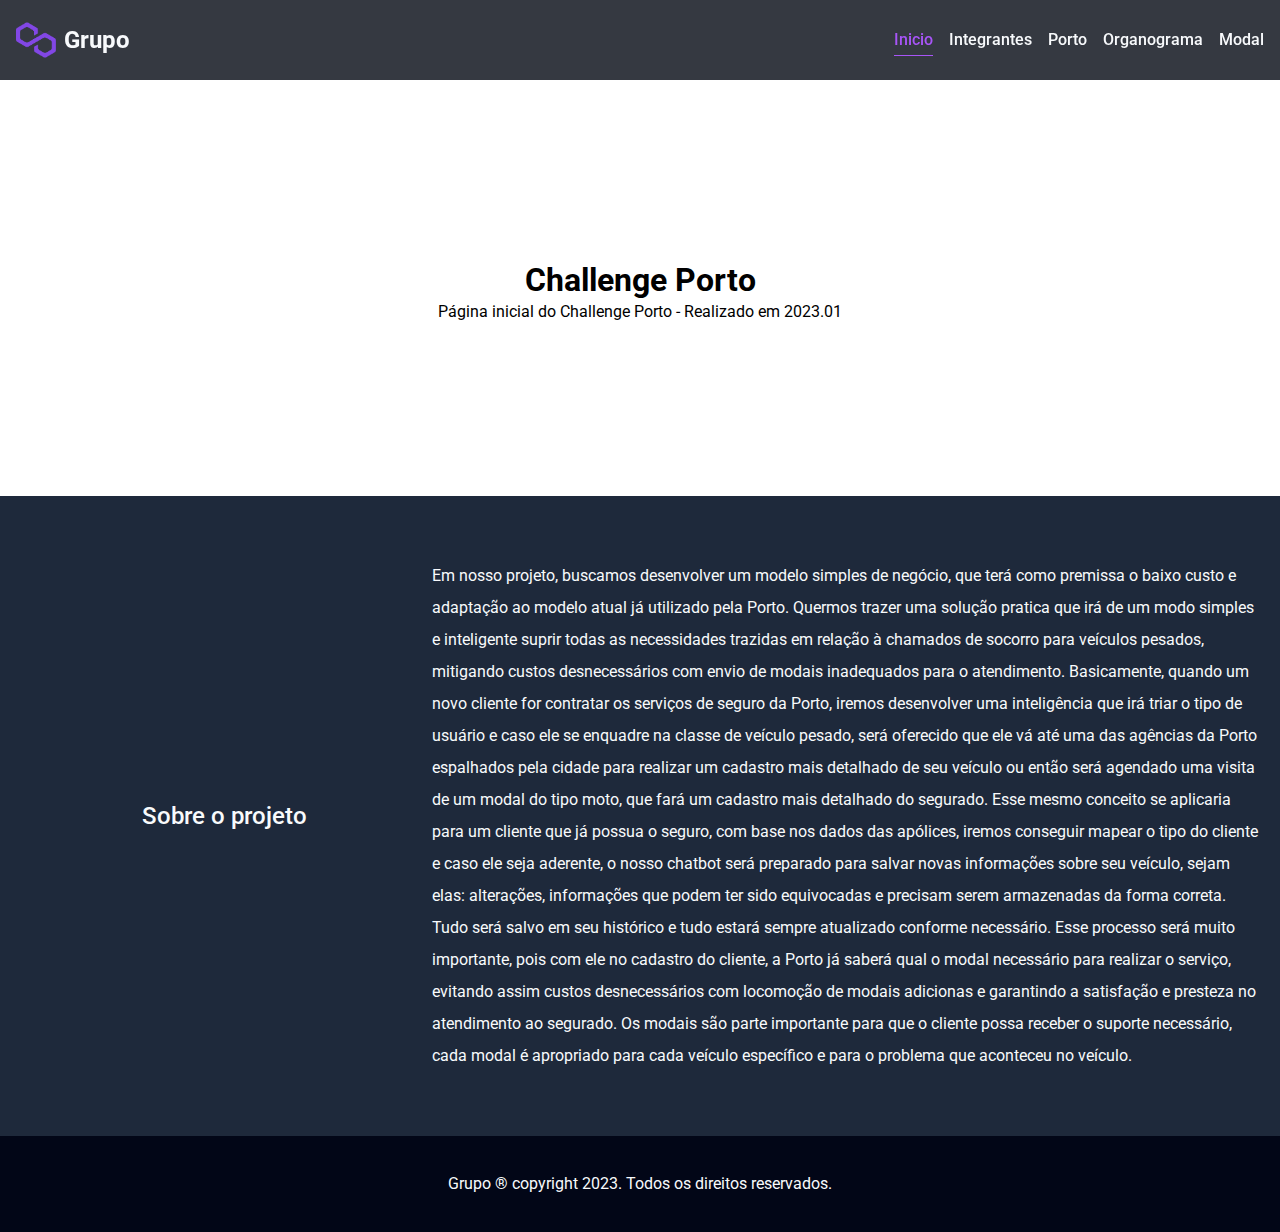
<file: index.html>
<!DOCTYPE html>
<html lang="pt-br">
  <head>
    <meta charset="UTF-8" />
    <meta http-equiv="X-UA-Compatible" content="IE=edge" />
    <meta name="viewport" content="width=device-width, initial-scale=1.0" />
    <link rel="icon" href="assets/images/logo.ico" />
    <title>Grupo - Inicio</title>
    <link rel="stylesheet" href="assets/css/main.css" />
    <link rel="stylesheet" href="assets/css/index.css" />
  </head>

  <body>
    <nav class="nav_main">
      <div class="main_logo">
        <img
          src="assets/images/logo.png"
          alt="Logo do site"
          class="logo_image"
        />
        <h2 class="logo_name">Grupo</h2>
      </div>

      <ul class="main_list">
        <li><a href="#" class="nav_link isActive">Inicio</a></li>
        <li><a href="integrantes.html" class="nav_link">Integrantes</a></li>
        <li><a href="clientes_porto.html" class="nav_link">Porto</a></li>
        <li><a href="organograma.html" class="nav_link">Organograma</a></li>
        <li><a href="modal.html" class="nav_link">Modal</a></li>
      </ul>
    </nav>

    <header>
      <h1>Challenge Porto</h1>
      <p>Página inicial do Challenge Porto - Realizado em 2023.01</p>
    </header>

    <section class="sobre">
      <div class="sobre_header">
        <h2>Sobre o projeto</h2>
      </div>
      <p>
        Em nosso projeto, buscamos desenvolver um modelo simples de negócio, que
        terá como premissa o baixo custo e adaptação ao modelo atual já
        utilizado pela Porto. Quermos trazer uma solução pratica que irá de um
        modo simples e inteligente suprir todas as necessidades trazidas em
        relação à chamados de socorro para veículos pesados, mitigando custos
        desnecessários com envio de modais inadequados para o atendimento.
        Basicamente, quando um novo cliente for contratar os serviços de seguro
        da Porto, iremos desenvolver uma inteligência que irá triar o tipo de
        usuário e caso ele se enquadre na classe de veículo pesado, será
        oferecido que ele vá até uma das agências da Porto espalhados pela
        cidade para realizar um cadastro mais detalhado de seu veículo ou então
        será agendado uma visita de um modal do tipo moto, que fará um cadastro
        mais detalhado do segurado. Esse mesmo conceito se aplicaria para um
        cliente que já possua o seguro, com base nos dados das apólices, iremos
        conseguir mapear o tipo do cliente e caso ele seja aderente, o nosso
        chatbot será preparado para salvar novas informações sobre seu veículo,
        sejam elas: alterações, informações que podem ter sido equivocadas e
        precisam serem armazenadas da forma correta. Tudo será salvo em seu
        histórico e tudo estará sempre atualizado conforme necessário. Esse
        processo será muito importante, pois com ele no cadastro do cliente, a
        Porto já saberá qual o modal necessário para realizar o serviço,
        evitando assim custos desnecessários com locomoção de modais adicionas e
        garantindo a satisfação e presteza no atendimento ao segurado. Os modais
        são parte importante para que o cliente possa receber o suporte
        necessário, cada modal é apropriado para cada veículo específico e para
        o problema que aconteceu no veículo.
      </p>
    </section>

    <footer>
      Grupo	&#174; copyright 2023. Todos os direitos reservados.
    </footer>
  </body>
</html>
</file>
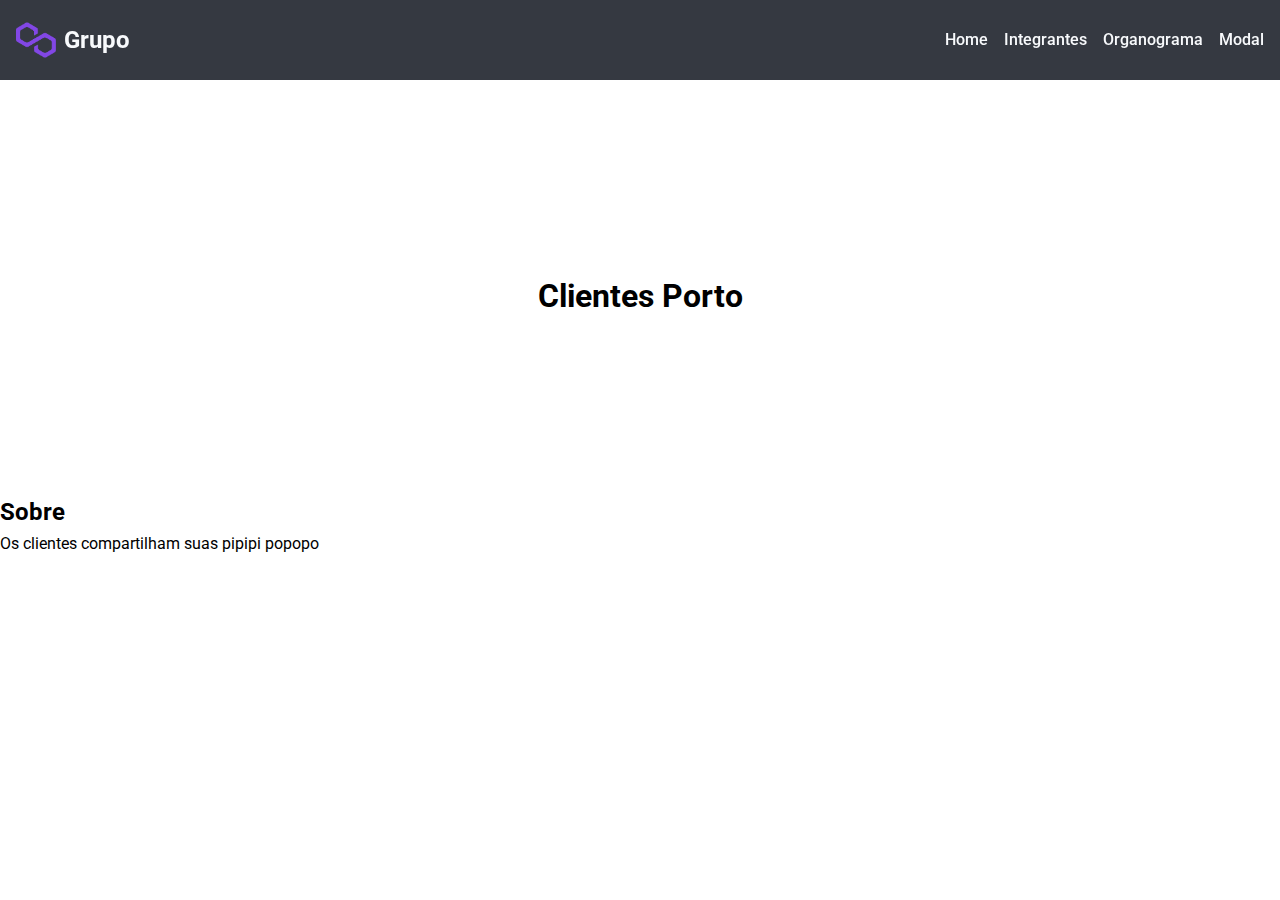
<file: clientes_porto.html>
<!DOCTYPE html>
<html lang="pt-br">
  <head>
    <meta charset="UTF-8" />
    <meta http-equiv="X-UA-Compatible" content="IE=edge" />
    <meta name="viewport" content="width=device-width, initial-scale=1.0" />
    <link rel="icon" href="assets/images/logo.ico" />
    <title>Grupo - Clientes</title>
    <link rel="stylesheet" href="assets/css/main.css" />
    <link rel="stylesheet" href="assets/css/index.css" />
  </head>
  <body>
    <nav class="nav_main">
      <div class="main_logo">
        <img
          src="assets/images/logo.png"
          alt="Logo do site"
          class="logo_image"
        />
        <h2 class="logo_name">Grupo</h2>
      </div>

      <ul class="main_list">
        <li><a href="index.html" class="nav_link">Home</a></li>
        <li><a href="integrantes.html" class="nav_link">Integrantes</a></li>
        <li><a href="organograma.html" class="nav_link">Organograma</a></li>
        <li><a href="modal.html" class="nav_link">Modal</a></li>
      </ul>
    </nav>

    <header><h1>Clientes Porto</h1></header>

    <section>
      <h2>Sobre</h2>
      <p>Os clientes compartilham suas pipipi popopo</p>
    </section>
  </body>
</html>
</file>
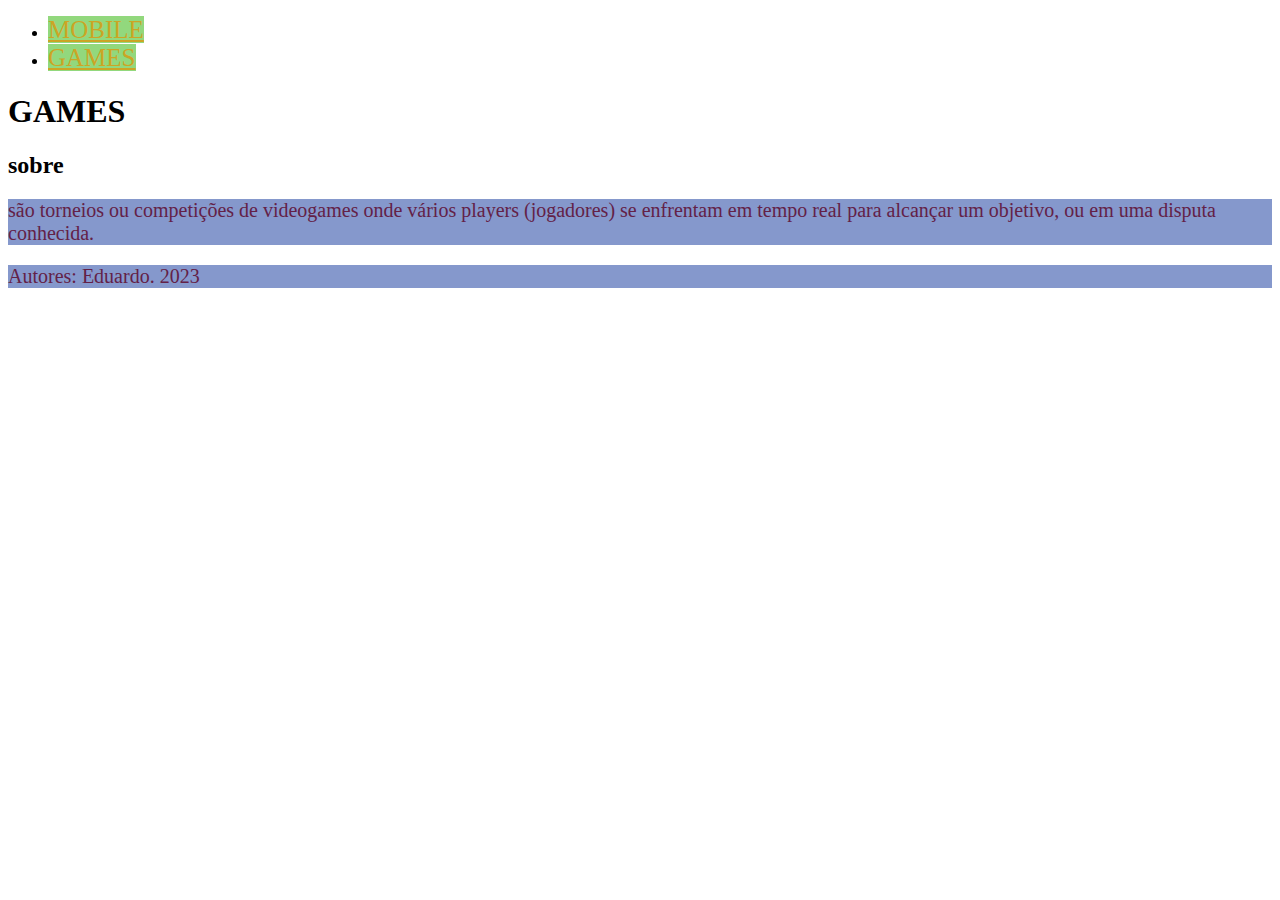
<file: games.html>
<!DOCTYPE html>
<html lang="pt-br">
<head>
    <meta charset="UTF-8">
    <meta http-equiv="X-UA-Compatible" content="IE=edge">
    <meta name="viewport" content="width=device-width, initial-scale=1.0">
    <title>Games</title>
    <link rel="stylesheet" href="css/style.css">
</head>
<body>
    <div>

        <nav>

            <ul>
                <li><a href="mobile.html">MOBILE</a></li>
                <li><a href="index.html">GAMES</a></li>
            </ul>
        </nav>

        <header><h1>GAMES</h1>

        </header> 

        <section>
            <h2>sobre</h2>
            <P> são torneios ou competições de videogames onde vários players (jogadores) se enfrentam em tempo real para alcançar um objetivo, ou em uma disputa conhecida.</P>

        </section>


        <footer> <p>Autores: Eduardo. 2023</p></footer>


    </div>




  

 

        </div>
</body>
</html>
</file>
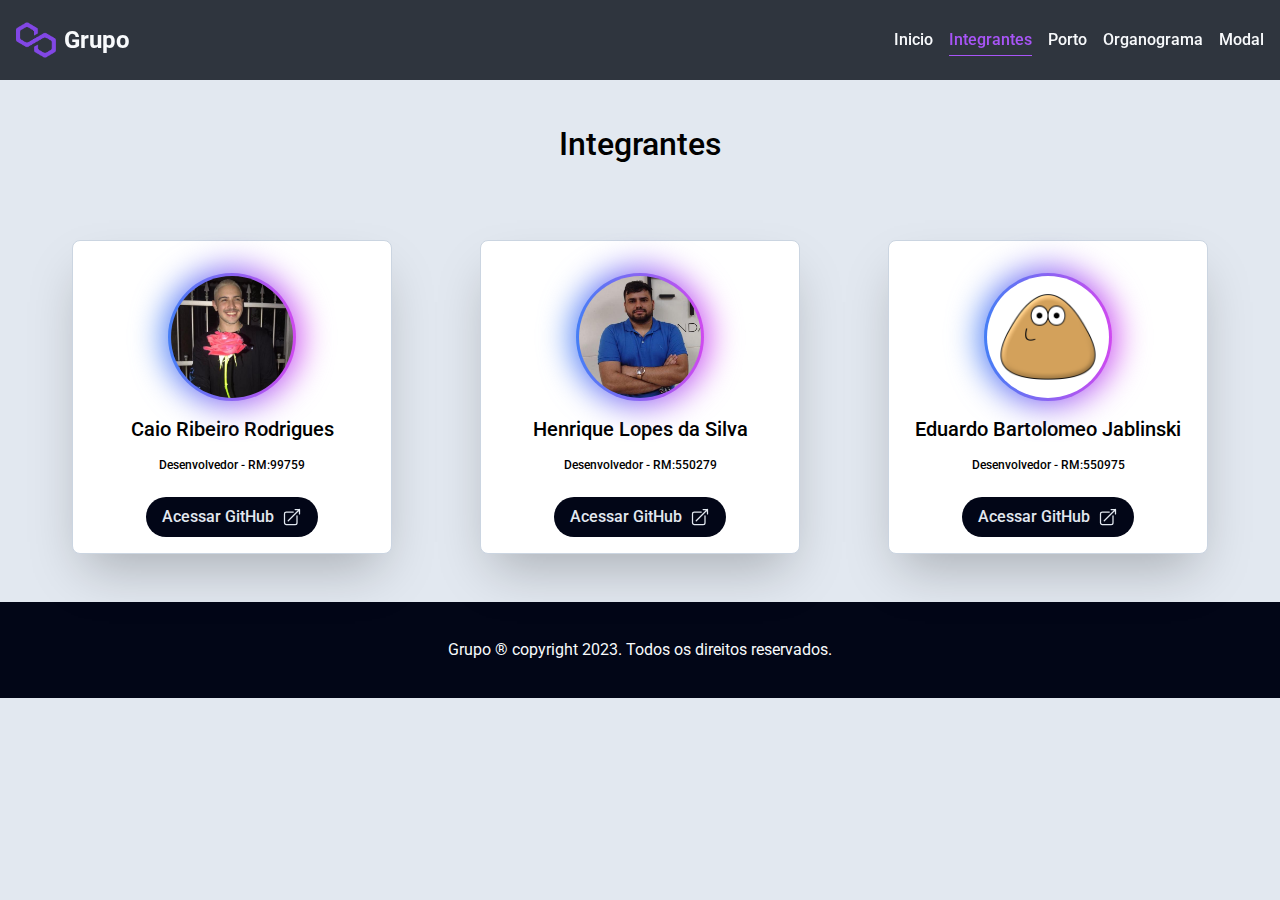
<file: integrantes.html>
<!DOCTYPE html>
<html lang="pt-br">
  <head>
    <meta charset="UTF-8" />
    <meta http-equiv="X-UA-Compatible" content="IE=edge" />
    <meta name="viewport" content="width=device-width, initial-scale=1.0" />
    <link rel="icon" href="assets/images/logo.ico" />
    <title>Grupo - Integrantes</title>
    <link rel="stylesheet" href="assets/css/main.css" />
    <link rel="stylesheet" href="assets/css/integrantes.css" />
  </head>
  <body>
    <nav class="nav_main">
      <div class="main_logo">
        <img
          src="assets/images/logo.png"
          alt="Logo do site"
          class="logo_image"
        />
        <h2 class="logo_name">Grupo</h2>
      </div>

      <ul class="main_list">
        <li><a href="index.html" class="nav_link">Inicio</a></li>
        <li><a href="#" class="nav_link isActive">Integrantes</a></li>
        <li><a href="clientes_porto.html" class="nav_link">Porto</a></li>
        <li><a href="organograma.html" class="nav_link">Organograma</a></li>
        <li><a href="modal.html" class="nav_link">Modal</a></li>
      </ul>
    </nav>

    <header class="header"><h1 class="header_title">Integrantes</h1></header>

    <section class="section">
      <div class="cards">
        <div class="card">
          <div class="card_header">
            <div class="header_image">
              <img alt="foto x" src="assets/images/caio.jpg" />
            </div>
            <div class="header_title">
              <h2 class="title_main">Caio Ribeiro Rodrigues</h2>
              <span class="title_description"> Desenvolvedor - RM:99759 </span>
            </div>
          </div>
          <div class="body">
            <div class="body_github">
              <a
                href="https://github.com/caiorr1"
                target="_blank"
                rel="noopener noreferrer"
                class="github_link"
              >
                Acessar GitHub

                <svg
                  xmlns="http://www.w3.org/2000/svg"
                  fill="none"
                  viewBox="0 0 24 24"
                  stroke-width="1.5"
                  stroke="currentColor"
                  class="link_icon"
                >
                  <path
                    stroke-linecap="round"
                    stroke-linejoin="round"
                    d="M13.5 6H5.25A2.25 2.25 0 003 8.25v10.5A2.25 2.25 0 005.25 21h10.5A2.25 2.25 0 0018 18.75V10.5m-10.5 6L21 3m0 0h-5.25M21 3v5.25"
                  />
                </svg>
              </a>
            </div>
          </div>
        </div>

        <div class="card">
          <div class="card_header">
            <div class="header_image">
              <img alt="foto x" src="assets/images/henrique.jpg" />
            </div>
            <div class="header_title">
              <h2 class="title_main">Henrique Lopes da Silva</h2>
              <span class="title_description"> Desenvolvedor - RM:550279 </span>
            </div>
          </div>
          <div class="body">
            <div class="body_github">
              <a
                href="https://github.com/Henrique0498"
                target="_blank"
                rel="noopener noreferrer"
                class="github_link"
              >
                Acessar GitHub

                <svg
                  xmlns="http://www.w3.org/2000/svg"
                  fill="none"
                  viewBox="0 0 24 24"
                  stroke-width="1.5"
                  stroke="currentColor"
                  class="link_icon"
                >
                  <path
                    stroke-linecap="round"
                    stroke-linejoin="round"
                    d="M13.5 6H5.25A2.25 2.25 0 003 8.25v10.5A2.25 2.25 0 005.25 21h10.5A2.25 2.25 0 0018 18.75V10.5m-10.5 6L21 3m0 0h-5.25M21 3v5.25"
                  />
                </svg>
              </a>
            </div>
          </div>
        </div>

        <div class="card">
          <div class="card_header">
            <div class="header_image">
              <img alt="foto x" src="assets/images/eduardo.png" />
            </div>
            <div class="header_title">
              <h2 class="title_main">Eduardo Bartolomeo Jablinski</h2>
              <span class="title_description"> Desenvolvedor - RM:550975 </span>
            </div>
          </div>
          <div class="body">
            <div class="body_github">
              <a
                href="https://github.com/EduardoJablinski"
                target="_blank"
                rel="noopener noreferrer"
                class="github_link"
              >
                Acessar GitHub

                <svg
                  xmlns="http://www.w3.org/2000/svg"
                  fill="none"
                  viewBox="0 0 24 24"
                  stroke-width="1.5"
                  stroke="currentColor"
                  class="link_icon"
                >
                  <path
                    stroke-linecap="round"
                    stroke-linejoin="round"
                    d="M13.5 6H5.25A2.25 2.25 0 003 8.25v10.5A2.25 2.25 0 005.25 21h10.5A2.25 2.25 0 0018 18.75V10.5m-10.5 6L21 3m0 0h-5.25M21 3v5.25"
                  />
                </svg>
              </a>
            </div>
          </div>
        </div>
      </div>
    </section>

    <footer>Grupo &#174; copyright 2023. Todos os direitos reservados.</footer>
  </body>
</html>
</file>
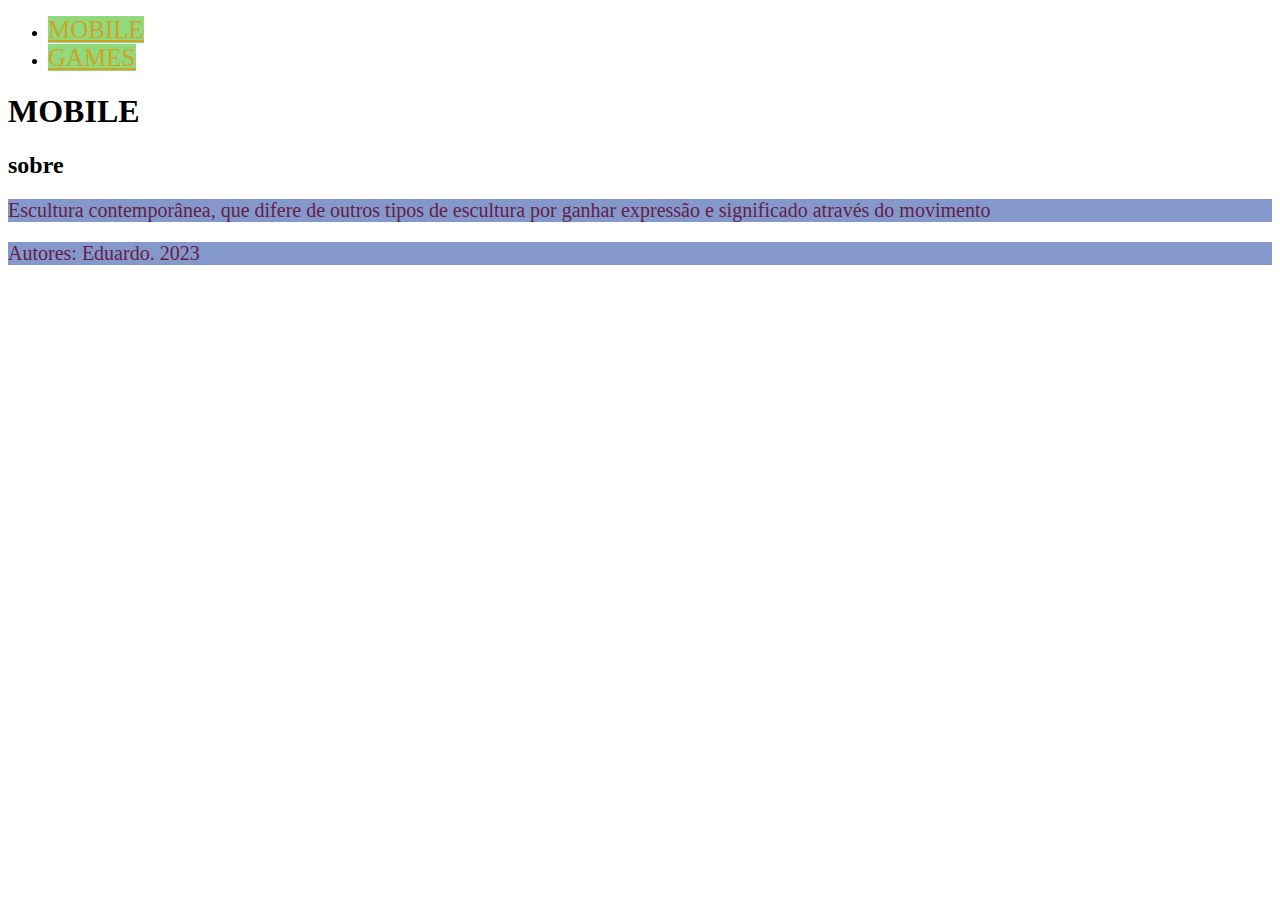
<file: mobile.html>
<!DOCTYPE html>
<html lang="pt-br">
<head>
    <meta charset="UTF-8">
    <meta http-equiv="X-UA-Compatible" content="IE=edge">
    <meta name="viewport" content="width=device-width, initial-scale=1.0">
    <title>Mobile</title>
    <link rel="stylesheet" href="css/style.css">
</head>
<body>
    <div>

        <nav>

            <ul>
                <li><a href="mobile.html">MOBILE</a></li>
                <li><a href="index.html">GAMES</a></li>
            </ul>
        </nav>

        <header><H1>MOBILE</H1>

        </header> 

        <section>
            <h2>sobre</h2>
            <P>  Escultura contemporânea, que difere de outros tipos de escultura por ganhar expressão e significado através do movimento</P>

        </section>


        <footer> <p>Autores: Eduardo. 2023</p></footer>


    </div>




  

 

        </div>
</body>
</html>
</file>
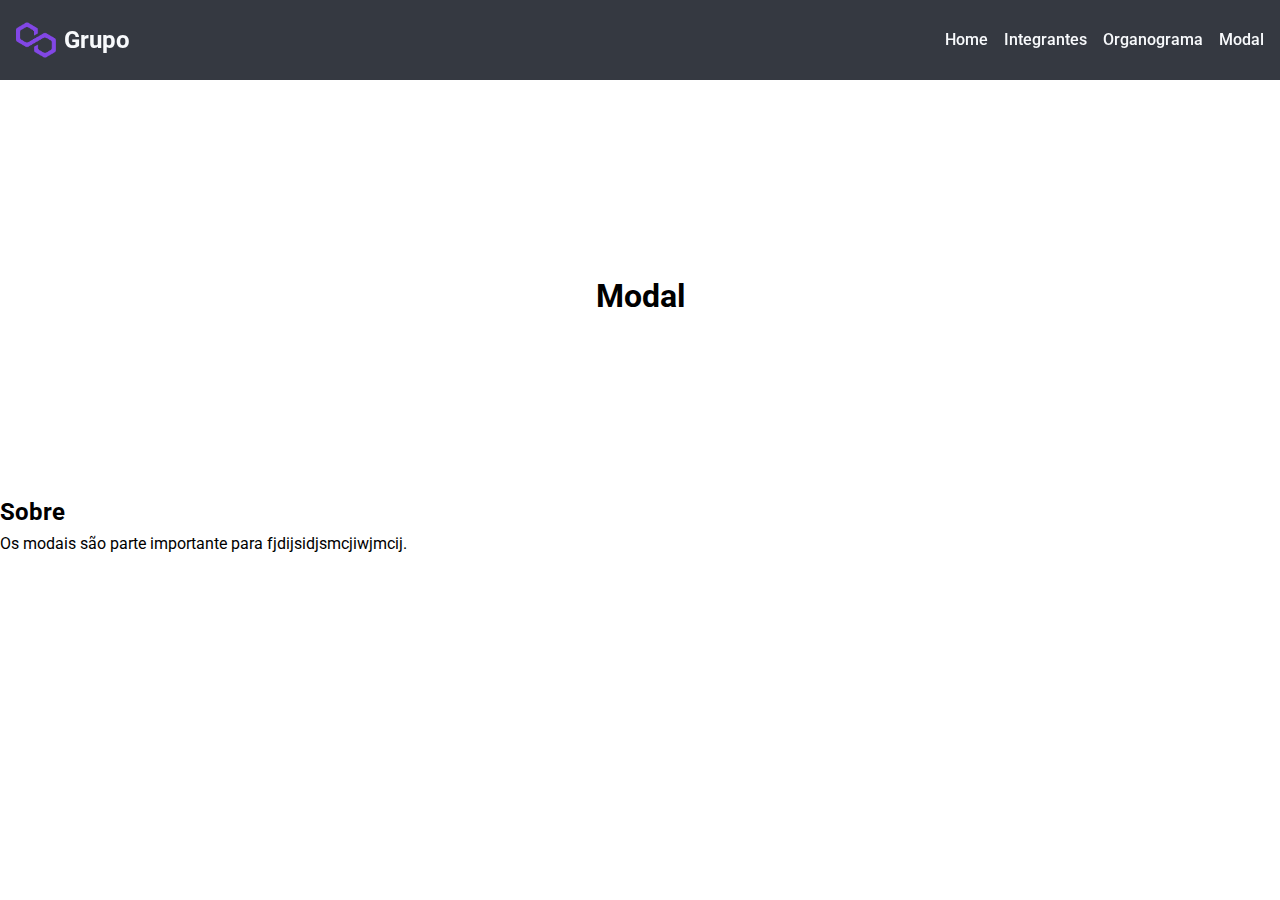
<file: modal.html>
<!DOCTYPE html>
<html lang="pt-br">
  <head>
    <meta charset="UTF-8" />
    <meta http-equiv="X-UA-Compatible" content="IE=edge" />
    <meta name="viewport" content="width=device-width, initial-scale=1.0" />
    <link rel="icon" href="assets/images/logo.ico" />
    <title>Grupo - Modal</title>
    <link rel="stylesheet" href="assets/css/main.css" />
    <link rel="stylesheet" href="assets/css/index.css" />
  </head>
  <body>
    <nav class="nav_main">
      <div class="main_logo">
        <img
          src="assets/images/logo.png"
          alt="Logo do site"
          class="logo_image"
        />
        <h2 class="logo_name">Grupo</h2>
      </div>

      <ul class="main_list">
        <li><a href="index.html" class="nav_link">Home</a></li>
        <li><a href="integrantes.html" class="nav_link">Integrantes</a></li>
        <li><a href="organograma.html" class="nav_link">Organograma</a></li>
        <li><a href="modal.html" class="nav_link">Modal</a></li>
      </ul>
    </nav>

    <header><h1>Modal</h1></header>

    <section>
      <h2>Sobre</h2>
      <p>Os modais são parte importante para fjdijsidjsmcjiwjmcij.</p>
    </section>
  </body>
</html>
</file>
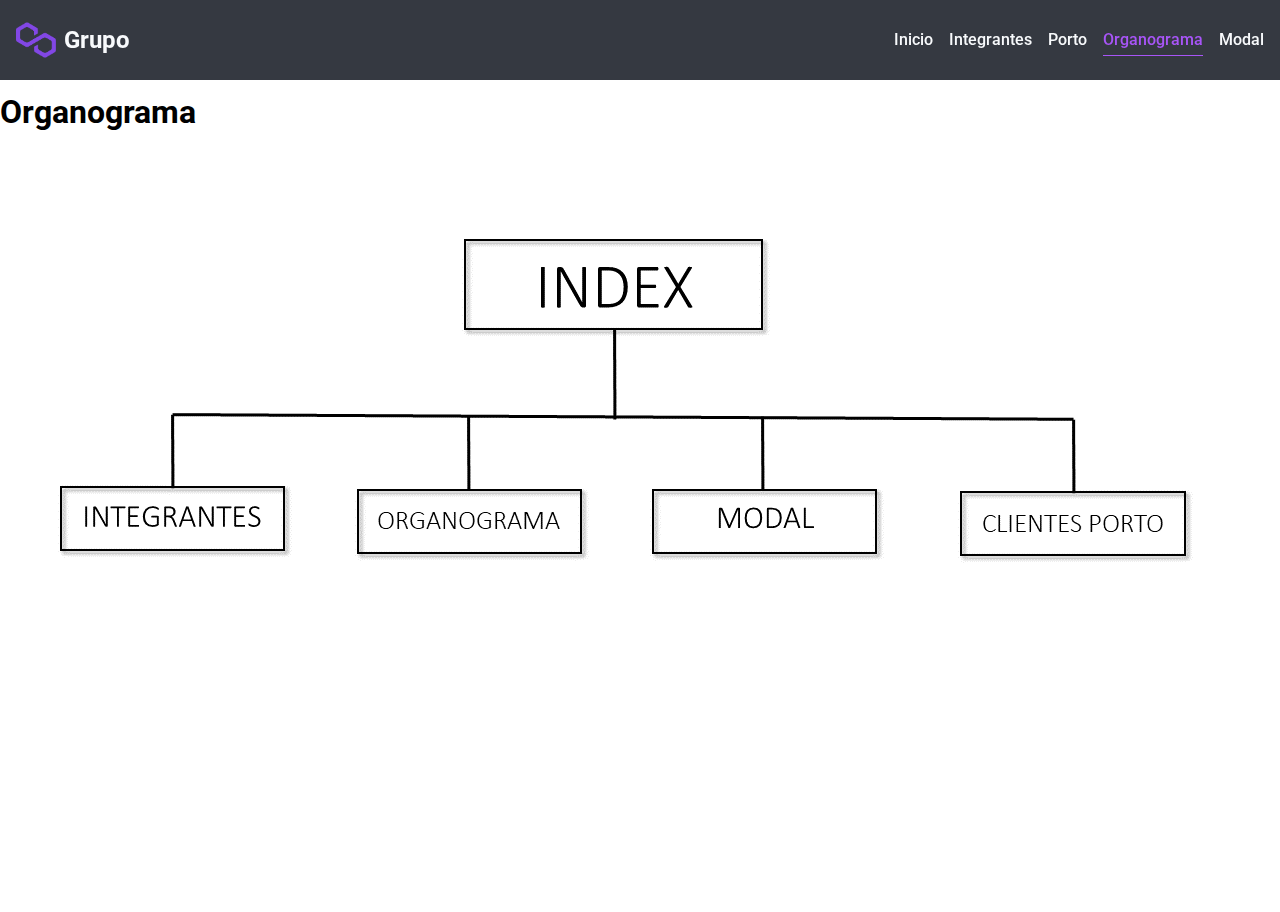
<file: organograma.html>
<!DOCTYPE html>
<html lang="pt-br">
  <head>
    <meta charset="UTF-8" />
    <meta http-equiv="X-UA-Compatible" content="IE=edge" />
    <meta name="viewport" content="width=device-width, initial-scale=1.0" />
    <link rel="icon" href="assets/images/logo.ico" />
    <title>Grupo - Organograma</title>
    <link rel="stylesheet" href="assets/css/main.css" />
    <link rel="stylesheet" href="assets/css/organograma.css" />
  </head>
  <body>
    <nav class="nav_main">
      <div class="main_logo">
        <img
          src="assets/images/logo.png"
          alt="Logo do site"
          class="logo_image"
        />
        <h2 class="logo_name">Grupo</h2>
      </div>

      <ul class="main_list">
        <li><a href="index.html" class="nav_link">Inicio</a></li>
        <li><a href="integrantes.html" class="nav_link">Integrantes</a></li>
        <li><a href="clientes_porto.html" class="nav_link">Porto</a></li>
        <li><a href="#" class="nav_link isActive">Organograma</a></li>
        <li><a href="modal.html" class="nav_link">Modal</a></li>
      </ul>
    </nav>

    <header><h1>Organograma</h1></header>

    <section>
      <p> <img id="organograma_img"src="assets/images/ORGANOGRAMA.png" alt="ORGANOGRAMA"></p>
    </section>
  </body>
</html>
</file>
<file: assets/css/main.css>
@import url("https://fonts.googleapis.com/css2?family=Roboto:wght@400;500&display=swap");

* {
  margin: 0;
  padding: 0;
  box-sizing: border-box;
  outline-color: transparent;
}

html,
body {
  min-height: 100vh;
  width: 100%;
  position: relative;
}

body {
  font-family: "Roboto", sans-serif;
  line-height: 2rem;
  font-size: 1rem;
  padding-top: 6rem;
}

a,
a:visited {
  text-decoration: none;
  color: currentColor;
  font-weight: 500;
}

a.nav_link {
  display: flex;
  position: relative;
  justify-content: center;
}

a.nav_link::after {
  content: "";
  display: block;
  background-color: currentColor;
  position: absolute;
  width: 0px;
  transition: all 200ms;
  height: 1px;
  bottom: 0;
}

a.nav_link:hover::after,
a.nav_link.isActive::after {
  width: 100%;
}

a.nav_link.isActive {
  color: #a855f7;
}

.nav_main {
  display: flex;
  height: 5rem;
  width: 100%;
  left: 0;
  align-items: center;
  color: #f8fafc;
  background-color: rgb(3, 7, 18, 0.8);
  backdrop-filter: blur(0.5rem);
  position: fixed;
  top: 0;
  z-index: 100;
  padding: 0 1rem;
  justify-content: space-between;
}

.main_logo {
  display: flex;
  align-items: center;
  gap: 0.5rem;
}

.logo_image {
  width: 2.5rem;
  height: 2.5rem;
  object-fit: contain;
}

.main_list {
  display: flex;
  align-items: center;
  list-style: none;
  gap: 1rem;
}

footer {
  background-color: #020617;
  color: #f8fafc;
  display: flex;
  justify-content: center;
  align-items: center;
  padding: 2rem 1rem;
}
</file>
<file: assets/css/index.css>
header {
  height: 400px;
  padding: 1rem;
  display: flex;
  justify-content: center;
  align-items: center;
  flex-direction: column;
}

.sobre {
  padding: 4rem 1rem;
  display: grid;
  grid-template-columns: 4fr 8fr;
  background-color: #1e293b;
  color: #f8fafc;
}

.sobre_header {
  display: flex;
  justify-content: center;
  align-items: center;
}

.sobre_header h2 {
  font-weight: 500;
}
</file>
<file: css/style.css>
p {
    color: rgb(99, 33, 71);
    background-color: rgb(133, 152, 204);
    font-size: 20px;
}

a {
    color: rgb(204, 165, 37);
    background-color: rgb(146, 216, 125);
    font-size: 25px;
}
</file>
<file: assets/css/integrantes.css>
body {
  background-color: #e2e8f0;
}

.header {
  display: flex;
  justify-content: center;
  align-items: center;
  padding: 2rem 0;
}

.header .header_title {
  font-size: 2rem;
  font-weight: 500;
}

.section {
  padding: 2rem 1rem;
}

.cards {
  padding: 1rem 0;
  flex-wrap: wrap;
  display: flex;
  gap: 2rem;
  justify-content: space-evenly;
}

.card {
  background-color: white;
  padding: 1rem;
  box-shadow: 0 25px 50px -12px rgb(0 0 0 / 0.25);
  border: 1px solid #cbd5e1;
  border-radius: 0.5rem;
  width: 20rem;
}

.card_header {
  display: flex;
  justify-content: center;
  flex-direction: column;
  gap: 1rem;
  align-items: center;
  height: 15rem;
}

.header_image {
  width: 8rem;
  height: 8rem;
  padding: 3px;
  position: relative;
  display: flex;
  justify-content: center;
  align-items: center;
  border-radius: 50%;
}

.header_image::before,
.header_image::after {
  content: "";
  width: 100%;
  height: 100%;
  position: absolute;
  background: linear-gradient(
    90deg,
    rgba(59, 130, 246, 1) 0%,
    rgba(217, 70, 239, 1) 100%
  );
  border-radius: 50%;
  z-index: 1;
  animation: backgroundAnimated 3s infinite;
}
.header_image::after {
  filter: blur(1rem);
  height: calc(100% + 0.5rem);
  width: calc(100% + 0.5rem);
}

.header_image img {
  width: 100%;
  height: 100%;
  border-radius: 50%;
  position: relative;
  z-index: 2;
  background-color: white;
  object-fit: cover;
}

.header_title {
  display: flex;
  justify-content: center;
  align-items: center;
  flex-direction: column;
  gap: 0.5rem;
}

.header_title .title_main {
  font-size: 1.25rem;
  line-height: 1.5rem;
  font-weight: 500;
}

.header_title .title_description {
  font-size: 0.75rem;
  font-weight: 500;
}

.body .body_github {
  display: flex;
  justify-content: center;
  align-items: center;
}

.body_github .github_link {
  padding: 0.5rem 1rem;
  background-color: #020617;
  color: #e2e8f0;
  border-radius: 2rem;
  display: flex;
  justify-content: center;
  align-items: center;
  gap: 0.5rem;
  line-height: 1.5rem;
}

.github_link .link_icon {
  width: 1.25rem;
  height: 1.25rem;
}

@keyframes backgroundAnimated {
  0% {
    transform: rotate(0deg);
  }
  100% {
    transform: rotate(360deg);
  }
}
</file>
<file: assets/css/organograma.css>
#organograma_img {
    display: flex;
    padding: 2rem 0;
}
</file>
